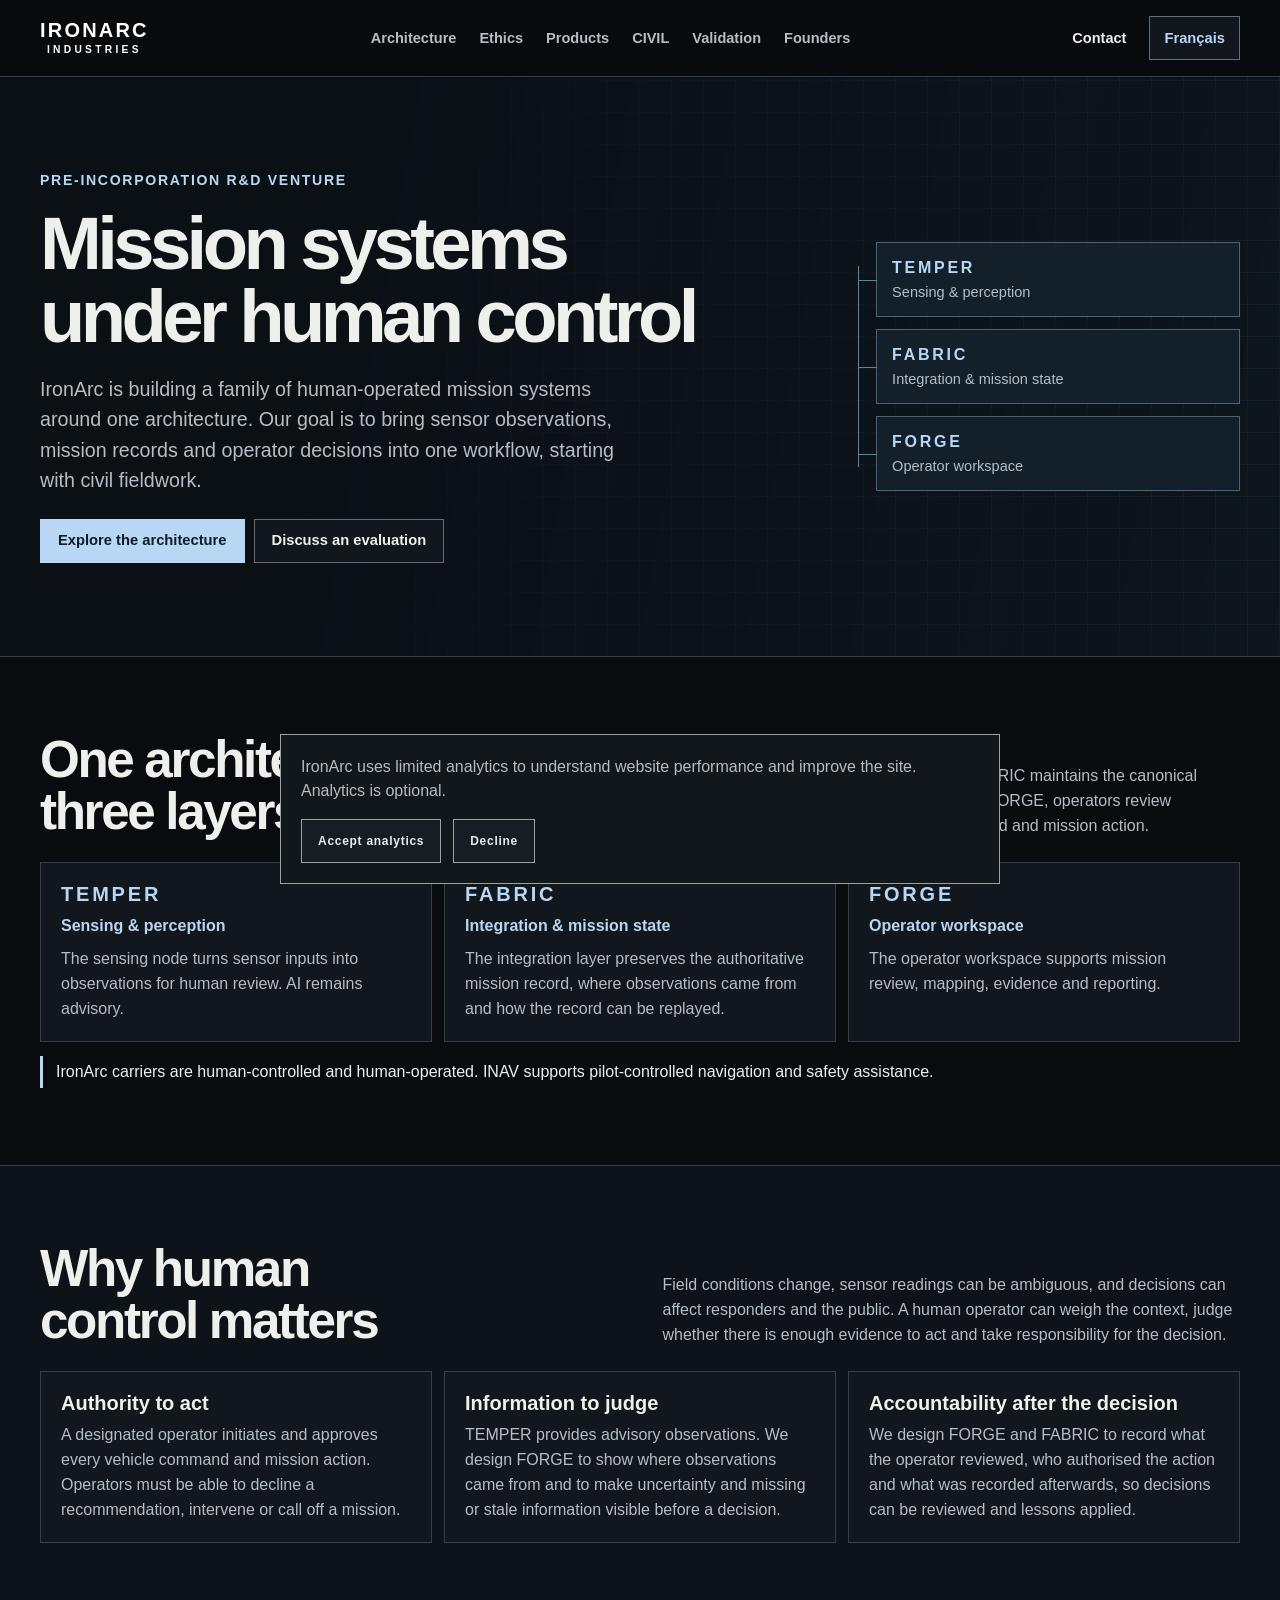
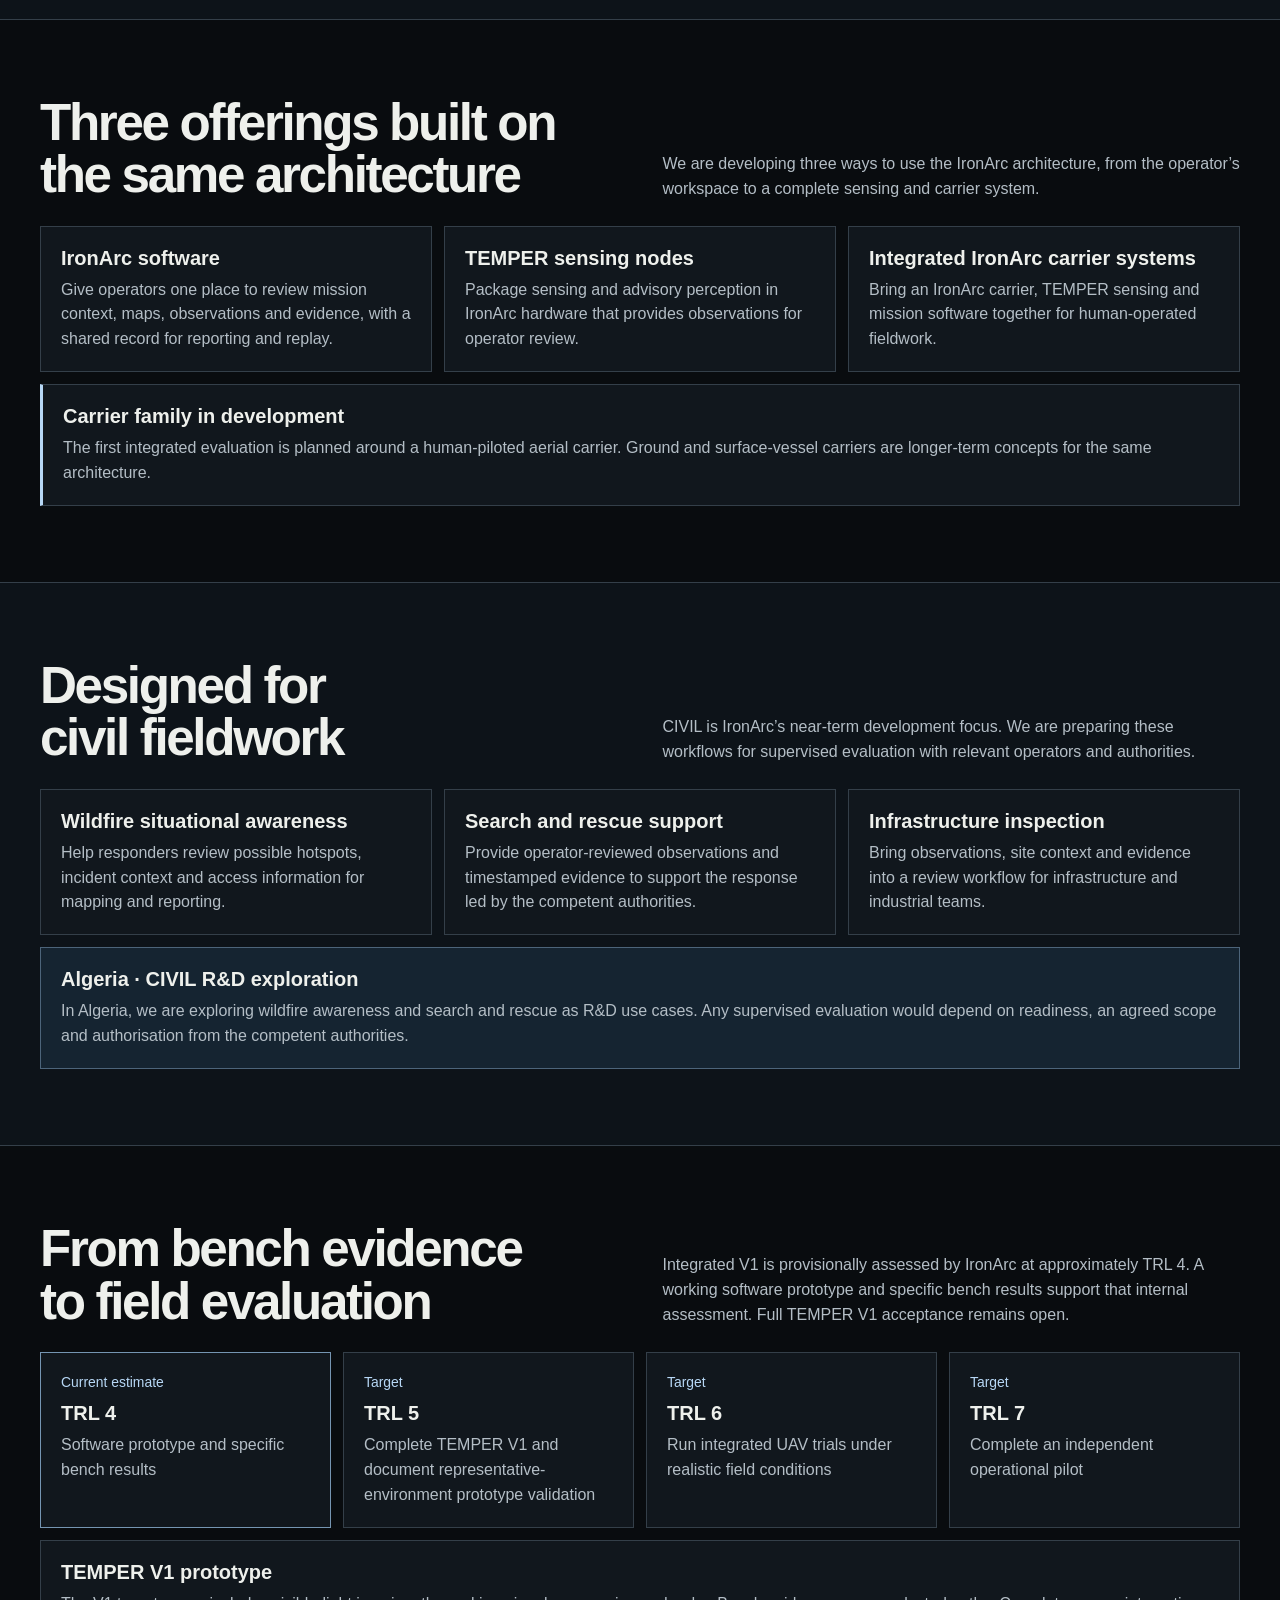
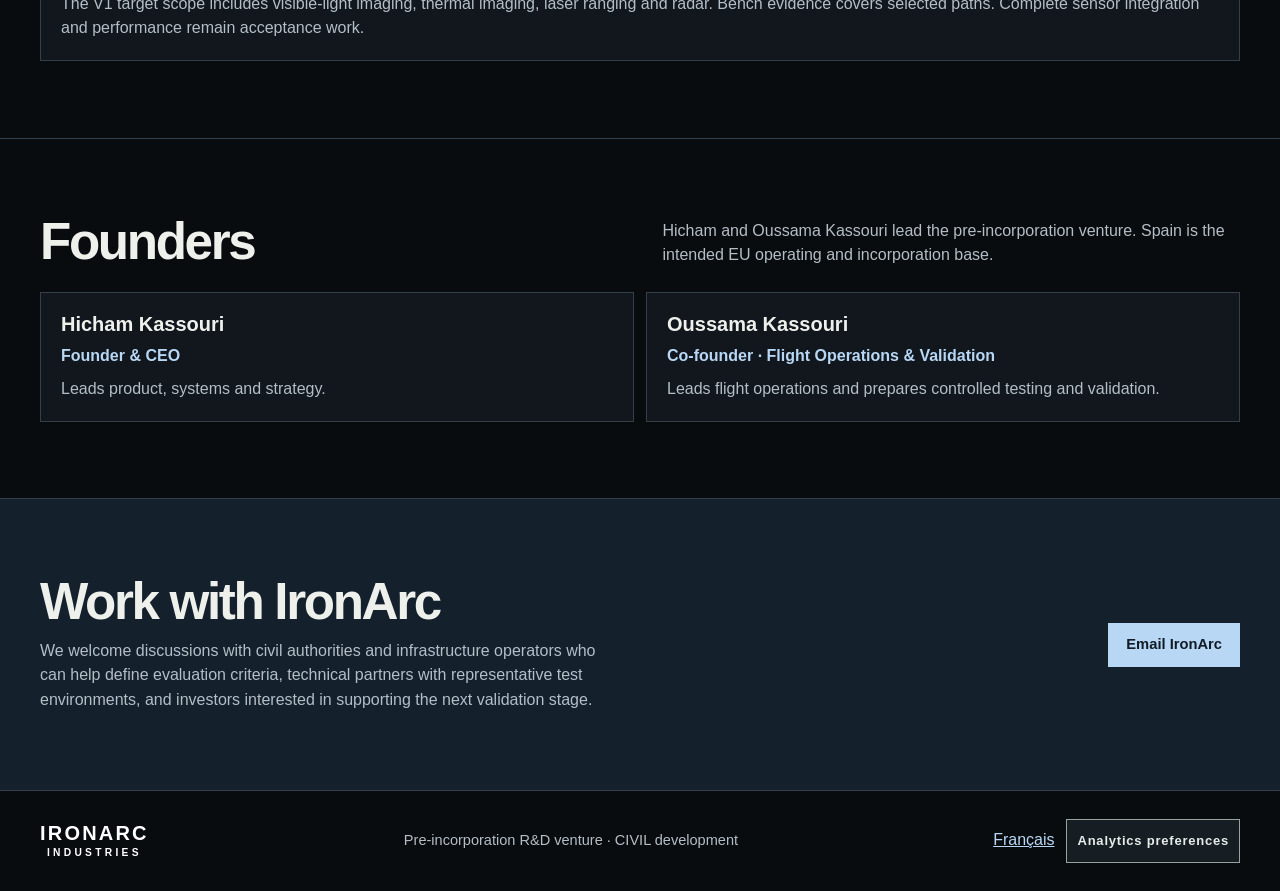
<file: index.html>
<!doctype html>
<html lang="en-GB">
<head>
  <meta charset="utf-8">
  <meta name="viewport" content="width=device-width, initial-scale=1">
  <title>IronArc Industries | Human-operated mission systems</title>
  <meta name="description" content="IronArc Industries is a pre-incorporation R&amp;D venture building software, sensing nodes and integrated carriers around one architecture for human-operated missions.">
  <meta name="theme-color" content="#090c0f">
  <link rel="canonical" href="https://ironarcindustries.uk/">
  <link rel="alternate" hreflang="en-GB" href="https://ironarcindustries.uk/">
  <link rel="alternate" hreflang="fr" href="https://ironarcindustries.uk/fr/">
  <link rel="alternate" hreflang="x-default" href="https://ironarcindustries.uk/">
  <link rel="icon" href="/favicon-32.png" type="image/png" sizes="32x32">
  <link rel="apple-touch-icon" href="/apple-touch-icon.png">
  <link rel="manifest" href="/site.webmanifest">
  <link rel="stylesheet" href="/ironarc.css">
  <meta property="og:type" content="website">
  <meta property="og:site_name" content="IronArc Industries">
  <meta property="og:locale" content="en_GB">
  <meta property="og:locale:alternate" content="fr_FR">
  <meta property="og:url" content="https://ironarcindustries.uk/">
  <meta property="og:title" content="IronArc Industries | Human-operated mission systems">
  <meta property="og:description" content="IronArc Industries is a pre-incorporation R&amp;D venture building software, sensing nodes and integrated carriers around one architecture for human-operated missions.">
  <meta property="og:image" content="https://ironarcindustries.uk/ironarc-social-preview.png">
  <meta property="og:image:width" content="1200">
  <meta property="og:image:height" content="630">
  <meta property="og:image:alt" content="IronArc Industries wordmark with FORGE, TEMPER and FABRIC">
  <meta name="twitter:card" content="summary_large_image">
  <meta name="twitter:title" content="IronArc Industries | Human-operated mission systems">
  <meta name="twitter:description" content="IronArc Industries is a pre-incorporation R&amp;D venture building software, sensing nodes and integrated carriers around one architecture for human-operated missions.">
  <meta name="twitter:image" content="https://ironarcindustries.uk/ironarc-social-preview.png">
  <meta name="twitter:image:alt" content="IronArc Industries wordmark with FORGE, TEMPER and FABRIC">
  <script type="application/ld+json">{
  "@context": "https://schema.org",
  "@type": "WebPage",
  "@id": "https://ironarcindustries.uk/#webpage",
  "name": "IronArc Industries | Human-operated mission systems",
  "url": "https://ironarcindustries.uk/",
  "inLanguage": "en-GB",
  "description": "IronArc Industries is a pre-incorporation R&D venture building software, sensing nodes and integrated carriers around one architecture for human-operated missions.",
  "publisher": {
    "@type": "Organization",
    "@id": "https://ironarcindustries.uk/#organization",
    "name": "IronArc Industries",
    "url": "https://ironarcindustries.uk/",
    "email": "contact@ironarcindustries.uk"
  }
}</script>
  <script src="/ironarc-consent.js" defer></script>
</head>
<body>
  <a class="skip" href="#top">Skip to content</a>
  <header class="site-header">
    <div class="wrap topbar">
      <a class="wordmark" href="#top" aria-label="IronArc Industries"><span>IRONARC</span><small>INDUSTRIES</small></a>
      <nav class="nav" aria-label="Main navigation"><a href="#architecture">Architecture</a><a href="#ethics">Ethics</a><a href="#products">Products</a><a href="#profiles">CIVIL</a><a href="#proof">Validation</a><a href="#team">Founders</a></nav>
      <div class="top-actions">
        <a class="contact-nav" href="#contact">Contact</a>
        <a class="language" href="/fr/" lang="fr" hreflang="fr" aria-label="Lire le site en français">Français</a>
      </div>
    </div>
  </header>
  <main id="top" tabindex="-1">
    <section id="thesis" class="hero" aria-labelledby="hero-title">
      <div class="wrap hero-grid">
        <div>
          <p class="eyebrow">Pre-incorporation R&amp;D venture</p>
          <h1 id="hero-title">Mission systems under human control</h1>
          <p class="lede">IronArc is building a family of human-operated mission systems around one architecture. Our goal is to bring sensor observations, mission records and operator decisions into one workflow, starting with civil fieldwork.</p>
          <div class="actions">
            <a class="button primary" href="#architecture">Explore the architecture</a>
            <a class="button" href="#contact" data-analytics-event="partner_invest_click">Discuss an evaluation</a>
          </div>
        </div>
        <ol class="architecture-flow" aria-label="One architecture, three layers"><li><strong>TEMPER</strong><span>Sensing &amp; perception</span></li><li><strong>FABRIC</strong><span>Integration &amp; mission state</span></li><li><strong>FORGE</strong><span>Operator workspace</span></li></ol>
      </div>
    </section>
    <section id="architecture" class="section">
      <div class="wrap">
        <div class="section-head"><h2>One architecture, three layers</h2><p>TEMPER produces advisory observations. FABRIC maintains the canonical mission record and preserves provenance. In FORGE, operators review information and approve every vehicle command and mission action.</p></div>
        <div class="cards layers"><article class="panel"><h3>TEMPER</h3><p class="role">Sensing &amp; perception</p><p>The sensing node turns sensor inputs into observations for human review. AI remains advisory.</p></article><article class="panel"><h3>FABRIC</h3><p class="role">Integration &amp; mission state</p><p>The integration layer preserves the authoritative mission record, where observations came from and how the record can be replayed.</p></article><article class="panel"><h3>FORGE</h3><p class="role">Operator workspace</p><p>The operator workspace supports mission review, mapping, evidence and reporting.</p></article></div>
        <p class="note">IronArc carriers are human-controlled and human-operated. INAV supports pilot-controlled navigation and safety assistance.</p>
      </div>
    </section>
    <section id="ethics" class="section ethics">
      <div class="wrap">
        <div class="section-head"><h2>Why human control matters</h2><p>Field conditions change, sensor readings can be ambiguous, and decisions can affect responders and the public. A human operator can weigh the context, judge whether there is enough evidence to act and take responsibility for the decision.</p></div>
        <div class="cards"><article class="panel"><h3>Authority to act</h3><p>A designated operator initiates and approves every vehicle command and mission action. Operators must be able to decline a recommendation, intervene or call off a mission.</p></article><article class="panel"><h3>Information to judge</h3><p>TEMPER provides advisory observations. We design FORGE to show where observations came from and to make uncertainty and missing or stale information visible before a decision.</p></article><article class="panel"><h3>Accountability after the decision</h3><p>We design FORGE and FABRIC to record what the operator reviewed, who authorised the action and what was recorded afterwards, so decisions can be reviewed and lessons applied.</p></article></div>
      </div>
    </section>
    <section id="products" class="section products">
      <div class="wrap">
        <div class="section-head"><h2>Three offerings built on the same architecture</h2><p>We are developing three ways to use the IronArc architecture, from the operator’s workspace to a complete sensing and carrier system.</p></div>
        <div class="cards"><article class="panel"><h3>IronArc software</h3><p>Give operators one place to review mission context, maps, observations and evidence, with a shared record for reporting and replay.</p></article><article class="panel"><h3>TEMPER sensing nodes</h3><p>Package sensing and advisory perception in IronArc hardware that provides observations for operator review.</p></article><article class="panel"><h3>Integrated IronArc carrier systems</h3><p>Bring an IronArc carrier, TEMPER sensing and mission software together for human-operated fieldwork.</p></article></div>
        <article class="panel carrier-direction"><h3>Carrier family in development</h3><p>The first integrated evaluation is planned around a human-piloted aerial carrier. Ground and surface-vessel carriers are longer-term concepts for the same architecture.</p></article>
      </div>
    </section>
    <section id="profiles" class="section civil">
      <div class="wrap">
        <div class="section-head"><h2>Designed for civil fieldwork</h2><p>CIVIL is IronArc’s near-term development focus. We are preparing these workflows for supervised evaluation with relevant operators and authorities.</p></div>
        <div class="cards application-cards"><article class="panel"><h3>Wildfire situational awareness</h3><p>Help responders review possible hotspots, incident context and access information for mapping and reporting.</p></article><article class="panel"><h3>Search and rescue support</h3><p>Provide operator-reviewed observations and timestamped evidence to support the response led by the competent authorities.</p></article><article class="panel"><h3>Infrastructure inspection</h3><p>Bring observations, site context and evidence into a review workflow for infrastructure and industrial teams.</p></article></div>
        <article class="panel algeria"><h3>Algeria · CIVIL R&amp;D exploration</h3><p>In Algeria, we are exploring wildfire awareness and search and rescue as R&amp;D use cases. Any supervised evaluation would depend on readiness, an agreed scope and authorisation from the competent authorities.</p></article>
      </div>
    </section>
    <section id="proof" class="section">
      <div class="wrap">
        <div class="section-head"><h2>From bench evidence to field evaluation</h2><p>Integrated V1 is provisionally assessed by IronArc at approximately TRL 4. A working software prototype and specific bench results support that internal assessment. Full TEMPER V1 acceptance remains open.</p></div>
        <ol class="gates" aria-label="Validation roadmap"><li><span class="gate-status">Current estimate</span><h3>TRL 4</h3><p>Software prototype and specific bench results</p></li><li><span class="gate-status">Target</span><h3>TRL 5</h3><p>Complete TEMPER V1 and document representative-environment prototype validation</p></li><li><span class="gate-status">Target</span><h3>TRL 6</h3><p>Run integrated UAV trials under realistic field conditions</p></li><li><span class="gate-status">Target</span><h3>TRL 7</h3><p>Complete an independent operational pilot</p></li></ol>
        <article class="panel temper"><h3>TEMPER V1 prototype</h3><p>The V1 target scope includes visible-light imaging, thermal imaging, laser ranging and radar. Bench evidence covers selected paths. Complete sensor integration and performance remain acceptance work.</p></article>
      </div>
    </section>
    <section id="team" class="section">
      <div class="wrap">
        <div class="section-head"><h2>Founders</h2><p id="europe">Hicham and Oussama Kassouri lead the pre-incorporation venture. Spain is the intended EU operating and incorporation base.</p></div>
        <div class="split"><article class="panel"><h3>Hicham Kassouri</h3><p class="role">Founder &amp; CEO</p><p>Leads product, systems and strategy.</p></article><article class="panel"><h3>Oussama Kassouri</h3><p class="role">Co-founder · Flight Operations &amp; Validation</p><p>Leads flight operations and prepares controlled testing and validation.</p></article></div>
      </div>
    </section>
    <section id="contact" class="section contact">
      <div class="wrap contact-grid">
        <div><h2>Work with IronArc</h2><p>We welcome discussions with civil authorities and infrastructure operators who can help define evaluation criteria, technical partners with representative test environments, and investors interested in supporting the next validation stage.</p></div>
        <a class="button primary" href="mailto:contact@ironarcindustries.uk?subject=IronArc%20Industries%20enquiry" data-analytics-event="contact_click">Email IronArc</a>
      </div>
    </section>
  </main>
  <footer><div class="wrap footer">
    <a class="wordmark" href="#top" aria-label="IronArc Industries"><span>IRONARC</span><small>INDUSTRIES</small></a>
    <p>Pre-incorporation R&amp;D venture · CIVIL development</p>
    <div class="footer-utility" id="footer-utility"><a href="/fr/" lang="fr" hreflang="fr" aria-label="Lire le site en français">Français</a></div>
  </div></footer>
</body>
</html>
</file>
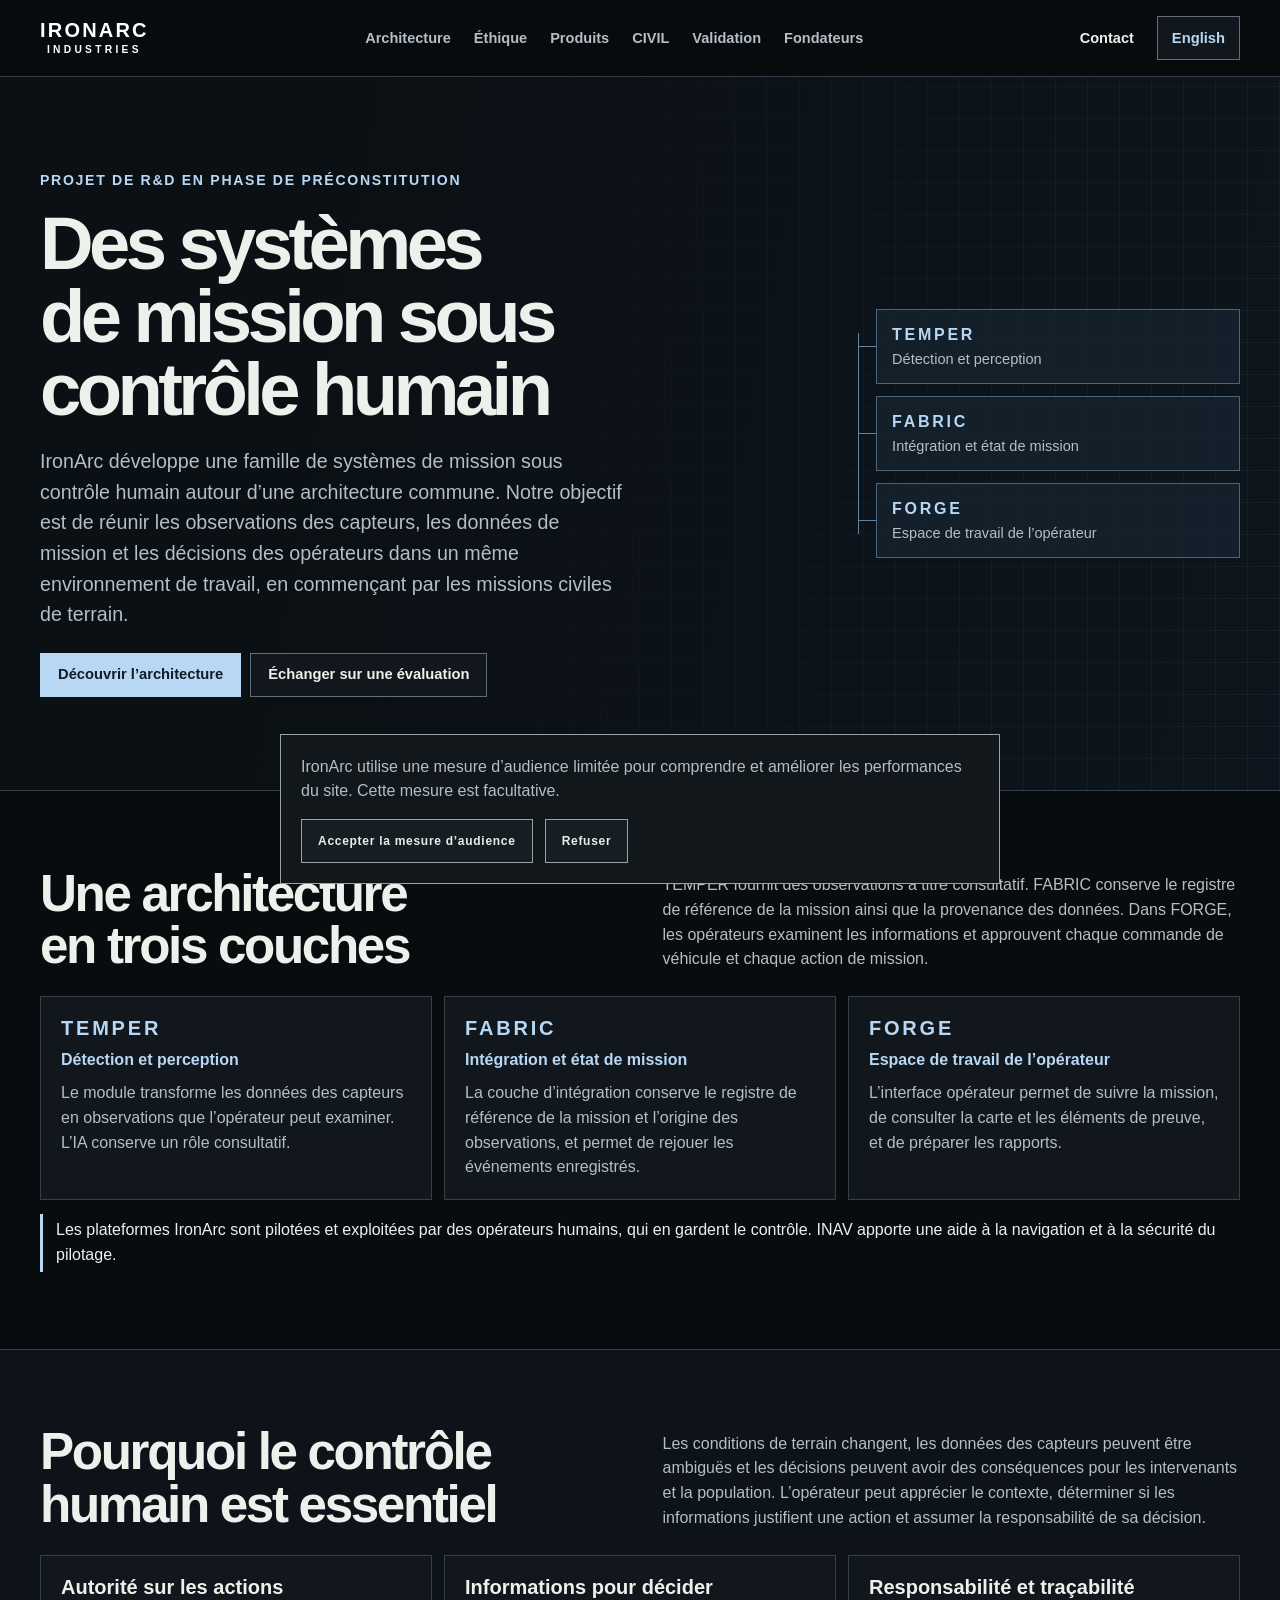
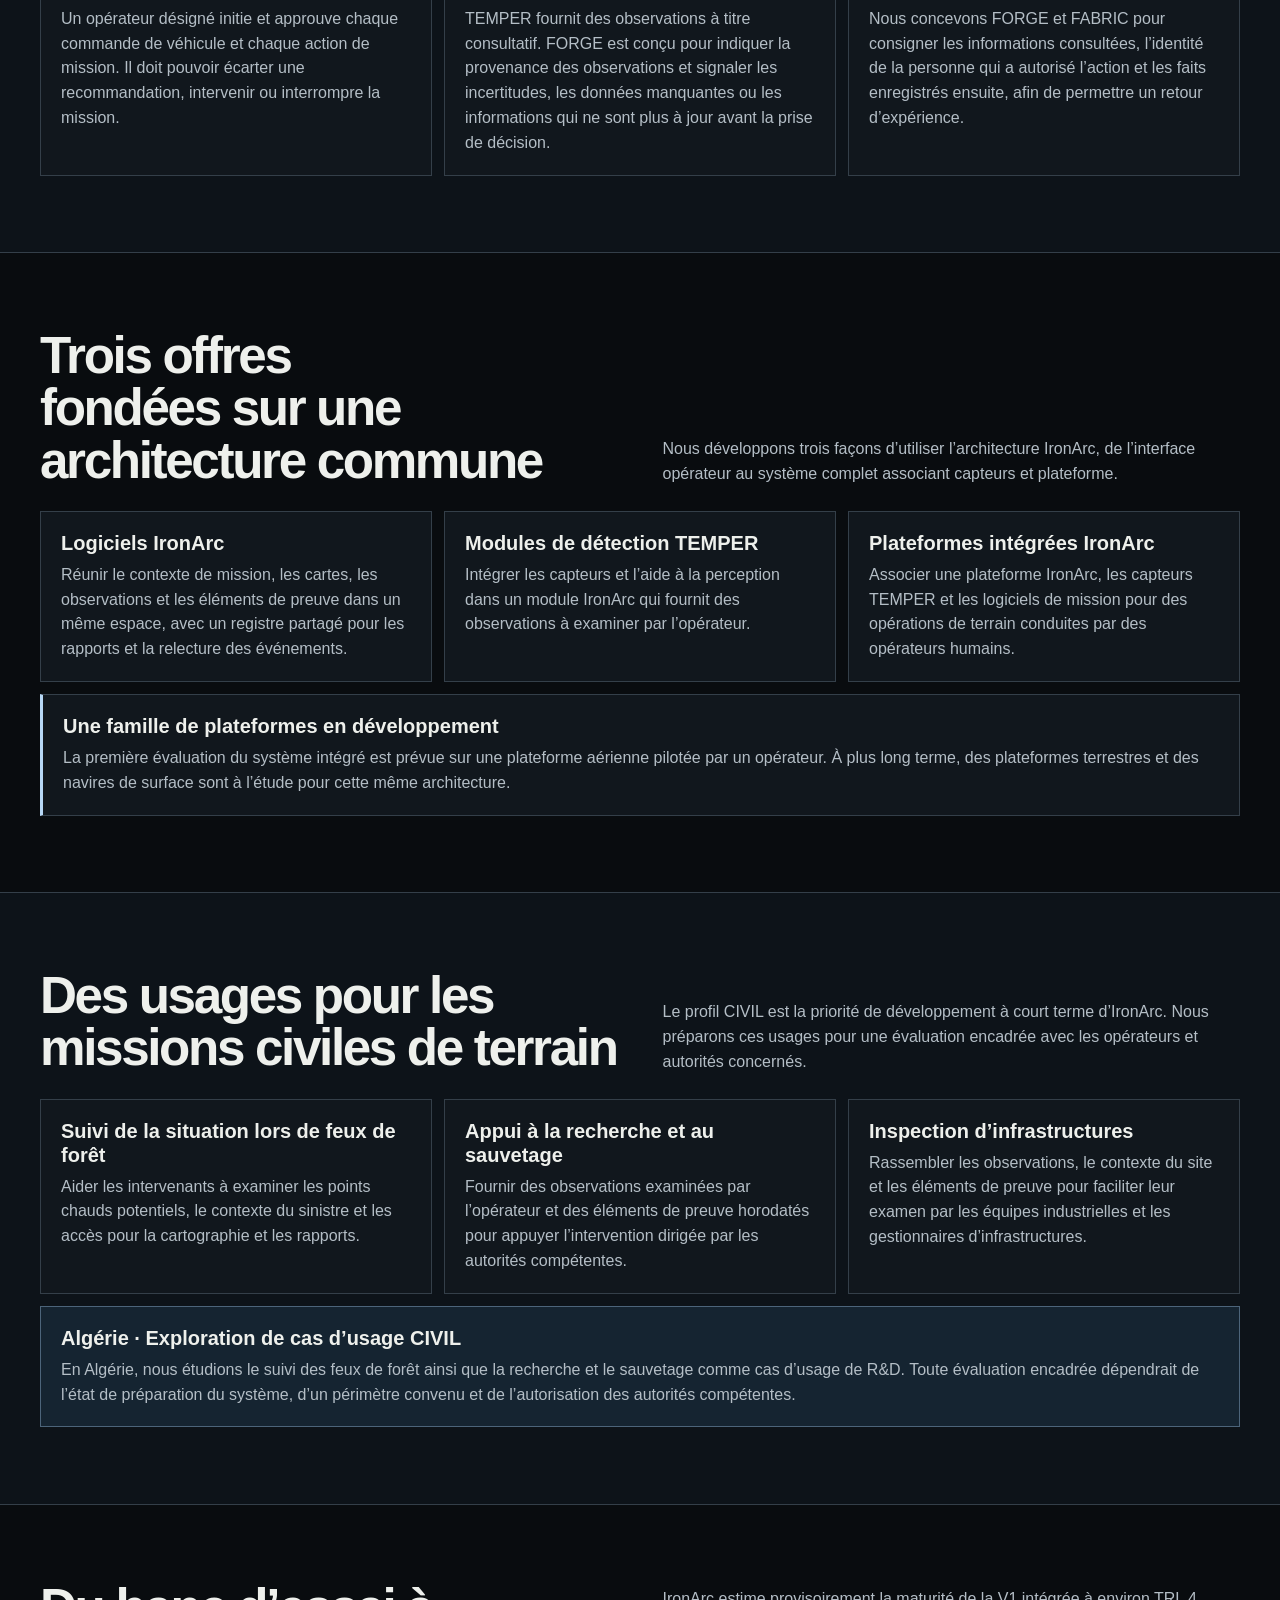
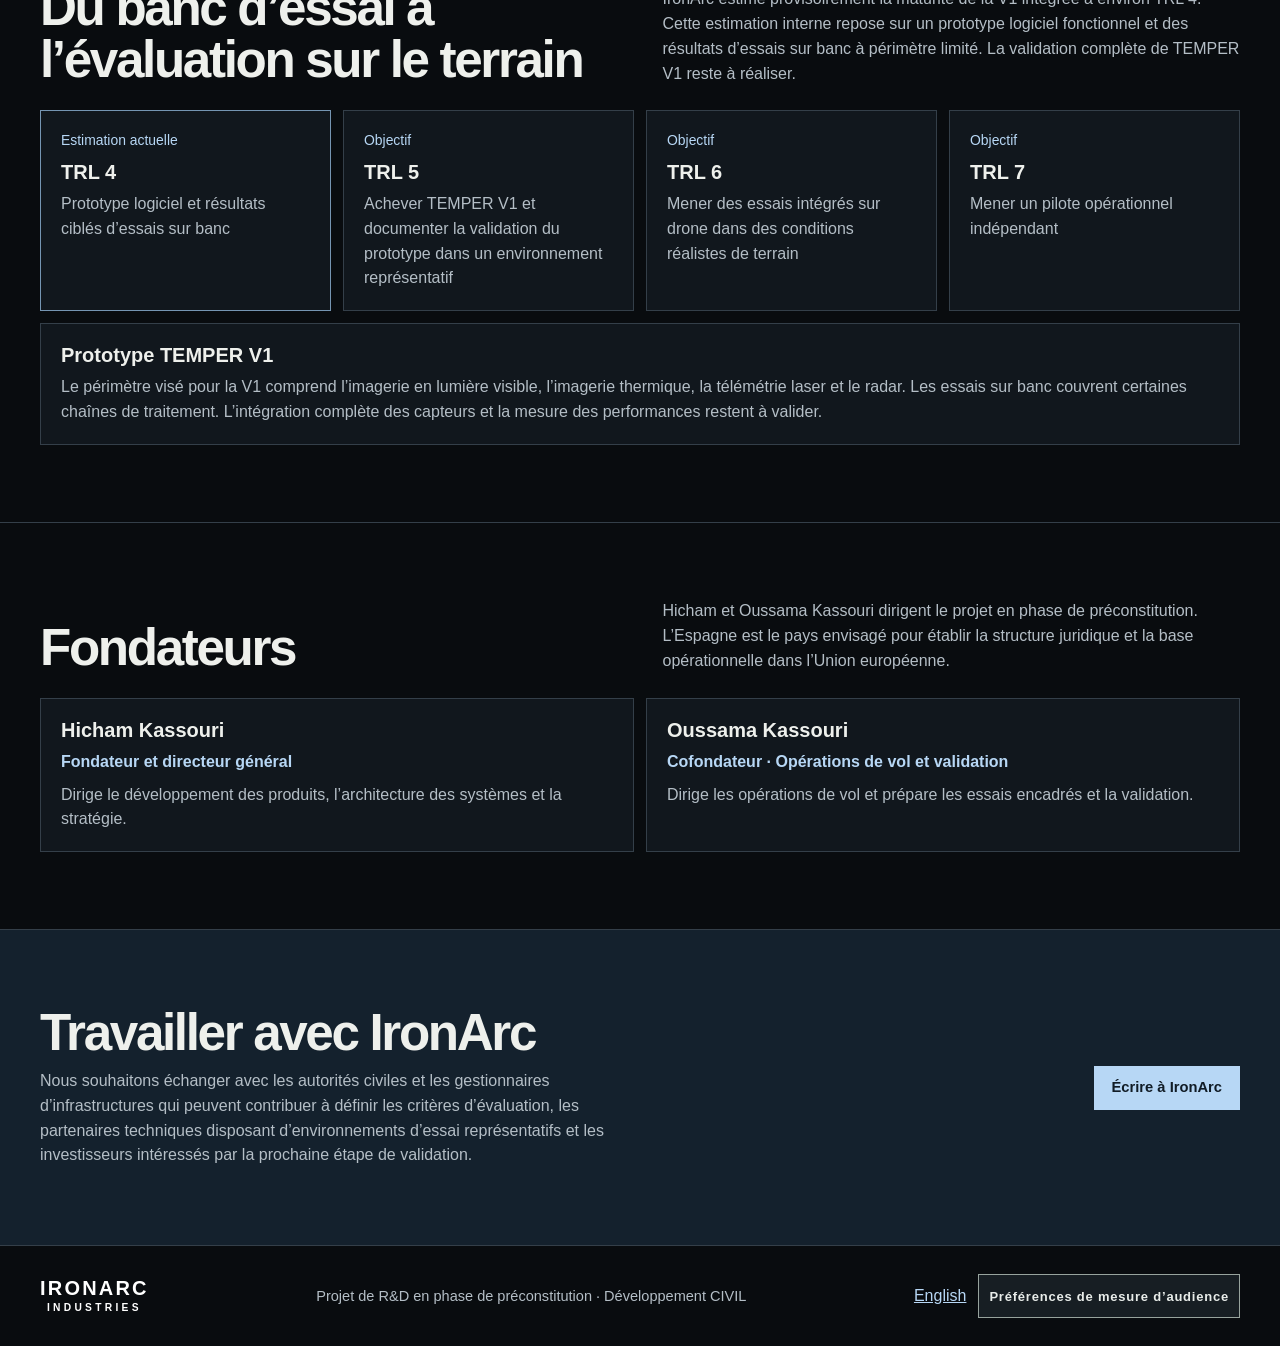
<file: fr/index.html>
<!doctype html>
<html lang="fr">
<head>
  <meta charset="utf-8">
  <meta name="viewport" content="width=device-width, initial-scale=1">
  <title>IronArc Industries | Systèmes de mission sous contrôle humain</title>
  <meta name="description" content="IronArc Industries est un projet de R&amp;D en phase de préconstitution qui développe des logiciels, des modules de détection et des plateformes intégrées autour d’une architecture commune pour les missions sous contrôle humain.">
  <meta name="theme-color" content="#090c0f">
  <link rel="canonical" href="https://ironarcindustries.uk/fr/">
  <link rel="alternate" hreflang="en-GB" href="https://ironarcindustries.uk/">
  <link rel="alternate" hreflang="fr" href="https://ironarcindustries.uk/fr/">
  <link rel="alternate" hreflang="x-default" href="https://ironarcindustries.uk/">
  <link rel="icon" href="/favicon-32.png" type="image/png" sizes="32x32">
  <link rel="apple-touch-icon" href="/apple-touch-icon.png">
  <link rel="manifest" href="/site.webmanifest">
  <link rel="stylesheet" href="/ironarc.css">
  <meta property="og:type" content="website">
  <meta property="og:site_name" content="IronArc Industries">
  <meta property="og:locale" content="fr_FR">
  <meta property="og:locale:alternate" content="en_GB">
  <meta property="og:url" content="https://ironarcindustries.uk/fr/">
  <meta property="og:title" content="IronArc Industries | Systèmes de mission sous contrôle humain">
  <meta property="og:description" content="IronArc Industries est un projet de R&amp;D en phase de préconstitution qui développe des logiciels, des modules de détection et des plateformes intégrées autour d’une architecture commune pour les missions sous contrôle humain.">
  <meta property="og:image" content="https://ironarcindustries.uk/ironarc-social-preview.png">
  <meta property="og:image:width" content="1200">
  <meta property="og:image:height" content="630">
  <meta property="og:image:alt" content="Logo IronArc Industries accompagné des noms FORGE, TEMPER et FABRIC">
  <meta name="twitter:card" content="summary_large_image">
  <meta name="twitter:title" content="IronArc Industries | Systèmes de mission sous contrôle humain">
  <meta name="twitter:description" content="IronArc Industries est un projet de R&amp;D en phase de préconstitution qui développe des logiciels, des modules de détection et des plateformes intégrées autour d’une architecture commune pour les missions sous contrôle humain.">
  <meta name="twitter:image" content="https://ironarcindustries.uk/ironarc-social-preview.png">
  <meta name="twitter:image:alt" content="Logo IronArc Industries accompagné des noms FORGE, TEMPER et FABRIC">
  <script type="application/ld+json">{
  "@context": "https://schema.org",
  "@type": "WebPage",
  "@id": "https://ironarcindustries.uk/fr/#webpage",
  "name": "IronArc Industries | Systèmes de mission sous contrôle humain",
  "url": "https://ironarcindustries.uk/fr/",
  "inLanguage": "fr",
  "description": "IronArc Industries est un projet de R&D en phase de préconstitution qui développe des logiciels, des modules de détection et des plateformes intégrées autour d’une architecture commune pour les missions sous contrôle humain.",
  "publisher": {
    "@type": "Organization",
    "@id": "https://ironarcindustries.uk/#organization",
    "name": "IronArc Industries",
    "url": "https://ironarcindustries.uk/",
    "email": "contact@ironarcindustries.uk"
  }
}</script>
  <script src="/ironarc-consent.js" defer></script>
</head>
<body>
  <a class="skip" href="#top">Aller au contenu</a>
  <header class="site-header">
    <div class="wrap topbar">
      <a class="wordmark" href="#top" aria-label="IronArc Industries"><span>IRONARC</span><small>INDUSTRIES</small></a>
      <nav class="nav" aria-label="Navigation principale"><a href="#architecture">Architecture</a><a href="#ethics">Éthique</a><a href="#products">Produits</a><a href="#profiles">CIVIL</a><a href="#proof">Validation</a><a href="#team">Fondateurs</a></nav>
      <div class="top-actions">
        <a class="contact-nav" href="#contact">Contact</a>
        <a class="language" href="/" lang="en-GB" hreflang="en-GB" aria-label="Read the site in English">English</a>
      </div>
    </div>
  </header>
  <main id="top" tabindex="-1">
    <section id="thesis" class="hero" aria-labelledby="hero-title">
      <div class="wrap hero-grid">
        <div>
          <p class="eyebrow">Projet de R&amp;D en phase de préconstitution</p>
          <h1 id="hero-title">Des systèmes de mission sous contrôle humain</h1>
          <p class="lede">IronArc développe une famille de systèmes de mission sous contrôle humain autour d’une architecture commune. Notre objectif est de réunir les observations des capteurs, les données de mission et les décisions des opérateurs dans un même environnement de travail, en commençant par les missions civiles de terrain.</p>
          <div class="actions">
            <a class="button primary" href="#architecture">Découvrir l’architecture</a>
            <a class="button" href="#contact" data-analytics-event="partner_invest_click">Échanger sur une évaluation</a>
          </div>
        </div>
        <ol class="architecture-flow" aria-label="Une architecture en trois couches"><li><strong>TEMPER</strong><span>Détection et perception</span></li><li><strong>FABRIC</strong><span>Intégration et état de mission</span></li><li><strong>FORGE</strong><span>Espace de travail de l’opérateur</span></li></ol>
      </div>
    </section>
    <section id="architecture" class="section">
      <div class="wrap">
        <div class="section-head"><h2>Une architecture en trois couches</h2><p>TEMPER fournit des observations à titre consultatif. FABRIC conserve le registre de référence de la mission ainsi que la provenance des données. Dans FORGE, les opérateurs examinent les informations et approuvent chaque commande de véhicule et chaque action de mission.</p></div>
        <div class="cards layers"><article class="panel"><h3>TEMPER</h3><p class="role">Détection et perception</p><p>Le module transforme les données des capteurs en observations que l’opérateur peut examiner. L’IA conserve un rôle consultatif.</p></article><article class="panel"><h3>FABRIC</h3><p class="role">Intégration et état de mission</p><p>La couche d’intégration conserve le registre de référence de la mission et l’origine des observations, et permet de rejouer les événements enregistrés.</p></article><article class="panel"><h3>FORGE</h3><p class="role">Espace de travail de l’opérateur</p><p>L’interface opérateur permet de suivre la mission, de consulter la carte et les éléments de preuve, et de préparer les rapports.</p></article></div>
        <p class="note">Les plateformes IronArc sont pilotées et exploitées par des opérateurs humains, qui en gardent le contrôle. INAV apporte une aide à la navigation et à la sécurité du pilotage.</p>
      </div>
    </section>
    <section id="ethics" class="section ethics">
      <div class="wrap">
        <div class="section-head"><h2>Pourquoi le contrôle humain est essentiel</h2><p>Les conditions de terrain changent, les données des capteurs peuvent être ambiguës et les décisions peuvent avoir des conséquences pour les intervenants et la population. L’opérateur peut apprécier le contexte, déterminer si les informations justifient une action et assumer la responsabilité de sa décision.</p></div>
        <div class="cards"><article class="panel"><h3>Autorité sur les actions</h3><p>Un opérateur désigné initie et approuve chaque commande de véhicule et chaque action de mission. Il doit pouvoir écarter une recommandation, intervenir ou interrompre la mission.</p></article><article class="panel"><h3>Informations pour décider</h3><p>TEMPER fournit des observations à titre consultatif. FORGE est conçu pour indiquer la provenance des observations et signaler les incertitudes, les données manquantes ou les informations qui ne sont plus à jour avant la prise de décision.</p></article><article class="panel"><h3>Responsabilité et traçabilité</h3><p>Nous concevons FORGE et FABRIC pour consigner les informations consultées, l’identité de la personne qui a autorisé l’action et les faits enregistrés ensuite, afin de permettre un retour d’expérience.</p></article></div>
      </div>
    </section>
    <section id="products" class="section products">
      <div class="wrap">
        <div class="section-head"><h2>Trois offres fondées sur une architecture commune</h2><p>Nous développons trois façons d’utiliser l’architecture IronArc, de l’interface opérateur au système complet associant capteurs et plateforme.</p></div>
        <div class="cards"><article class="panel"><h3>Logiciels IronArc</h3><p>Réunir le contexte de mission, les cartes, les observations et les éléments de preuve dans un même espace, avec un registre partagé pour les rapports et la relecture des événements.</p></article><article class="panel"><h3>Modules de détection TEMPER</h3><p>Intégrer les capteurs et l’aide à la perception dans un module IronArc qui fournit des observations à examiner par l’opérateur.</p></article><article class="panel"><h3>Plateformes intégrées IronArc</h3><p>Associer une plateforme IronArc, les capteurs TEMPER et les logiciels de mission pour des opérations de terrain conduites par des opérateurs humains.</p></article></div>
        <article class="panel carrier-direction"><h3>Une famille de plateformes en développement</h3><p>La première évaluation du système intégré est prévue sur une plateforme aérienne pilotée par un opérateur. À plus long terme, des plateformes terrestres et des navires de surface sont à l’étude pour cette même architecture.</p></article>
      </div>
    </section>
    <section id="profiles" class="section civil">
      <div class="wrap">
        <div class="section-head"><h2>Des usages pour les missions civiles de terrain</h2><p>Le profil CIVIL est la priorité de développement à court terme d’IronArc. Nous préparons ces usages pour une évaluation encadrée avec les opérateurs et autorités concernés.</p></div>
        <div class="cards application-cards"><article class="panel"><h3>Suivi de la situation lors de feux de forêt</h3><p>Aider les intervenants à examiner les points chauds potentiels, le contexte du sinistre et les accès pour la cartographie et les rapports.</p></article><article class="panel"><h3>Appui à la recherche et au sauvetage</h3><p>Fournir des observations examinées par l’opérateur et des éléments de preuve horodatés pour appuyer l’intervention dirigée par les autorités compétentes.</p></article><article class="panel"><h3>Inspection d’infrastructures</h3><p>Rassembler les observations, le contexte du site et les éléments de preuve pour faciliter leur examen par les équipes industrielles et les gestionnaires d’infrastructures.</p></article></div>
        <article class="panel algeria"><h3>Algérie · Exploration de cas d’usage CIVIL</h3><p>En Algérie, nous étudions le suivi des feux de forêt ainsi que la recherche et le sauvetage comme cas d’usage de R&amp;D. Toute évaluation encadrée dépendrait de l’état de préparation du système, d’un périmètre convenu et de l’autorisation des autorités compétentes.</p></article>
      </div>
    </section>
    <section id="proof" class="section">
      <div class="wrap">
        <div class="section-head"><h2>Du banc d’essai à l’évaluation sur le terrain</h2><p>IronArc estime provisoirement la maturité de la V1 intégrée à environ TRL 4. Cette estimation interne repose sur un prototype logiciel fonctionnel et des résultats d’essais sur banc à périmètre limité. La validation complète de TEMPER V1 reste à réaliser.</p></div>
        <ol class="gates" aria-label="Étapes de validation"><li><span class="gate-status">Estimation actuelle</span><h3>TRL 4</h3><p>Prototype logiciel et résultats ciblés d’essais sur banc</p></li><li><span class="gate-status">Objectif</span><h3>TRL 5</h3><p>Achever TEMPER V1 et documenter la validation du prototype dans un environnement représentatif</p></li><li><span class="gate-status">Objectif</span><h3>TRL 6</h3><p>Mener des essais intégrés sur drone dans des conditions réalistes de terrain</p></li><li><span class="gate-status">Objectif</span><h3>TRL 7</h3><p>Mener un pilote opérationnel indépendant</p></li></ol>
        <article class="panel temper"><h3>Prototype TEMPER V1</h3><p>Le périmètre visé pour la V1 comprend l’imagerie en lumière visible, l’imagerie thermique, la télémétrie laser et le radar. Les essais sur banc couvrent certaines chaînes de traitement. L’intégration complète des capteurs et la mesure des performances restent à valider.</p></article>
      </div>
    </section>
    <section id="team" class="section">
      <div class="wrap">
        <div class="section-head"><h2>Fondateurs</h2><p id="europe">Hicham et Oussama Kassouri dirigent le projet en phase de préconstitution. L’Espagne est le pays envisagé pour établir la structure juridique et la base opérationnelle dans l’Union européenne.</p></div>
        <div class="split"><article class="panel"><h3>Hicham Kassouri</h3><p class="role">Fondateur et directeur général</p><p>Dirige le développement des produits, l’architecture des systèmes et la stratégie.</p></article><article class="panel"><h3>Oussama Kassouri</h3><p class="role">Cofondateur · Opérations de vol et validation</p><p>Dirige les opérations de vol et prépare les essais encadrés et la validation.</p></article></div>
      </div>
    </section>
    <section id="contact" class="section contact">
      <div class="wrap contact-grid">
        <div><h2>Travailler avec IronArc</h2><p>Nous souhaitons échanger avec les autorités civiles et les gestionnaires d’infrastructures qui peuvent contribuer à définir les critères d’évaluation, les partenaires techniques disposant d’environnements d’essai représentatifs et les investisseurs intéressés par la prochaine étape de validation.</p></div>
        <a class="button primary" href="mailto:contact@ironarcindustries.uk?subject=Demande%20d%E2%80%99informations%20%E2%80%94%20IronArc%20Industries" data-analytics-event="contact_click">Écrire à IronArc</a>
      </div>
    </section>
  </main>
  <footer><div class="wrap footer">
    <a class="wordmark" href="#top" aria-label="IronArc Industries"><span>IRONARC</span><small>INDUSTRIES</small></a>
    <p>Projet de R&amp;D en phase de préconstitution · Développement CIVIL</p>
    <div class="footer-utility" id="footer-utility"><a href="/" lang="en-GB" hreflang="en-GB" aria-label="Read the site in English">English</a></div>
  </div></footer>
</body>
</html>
</file>
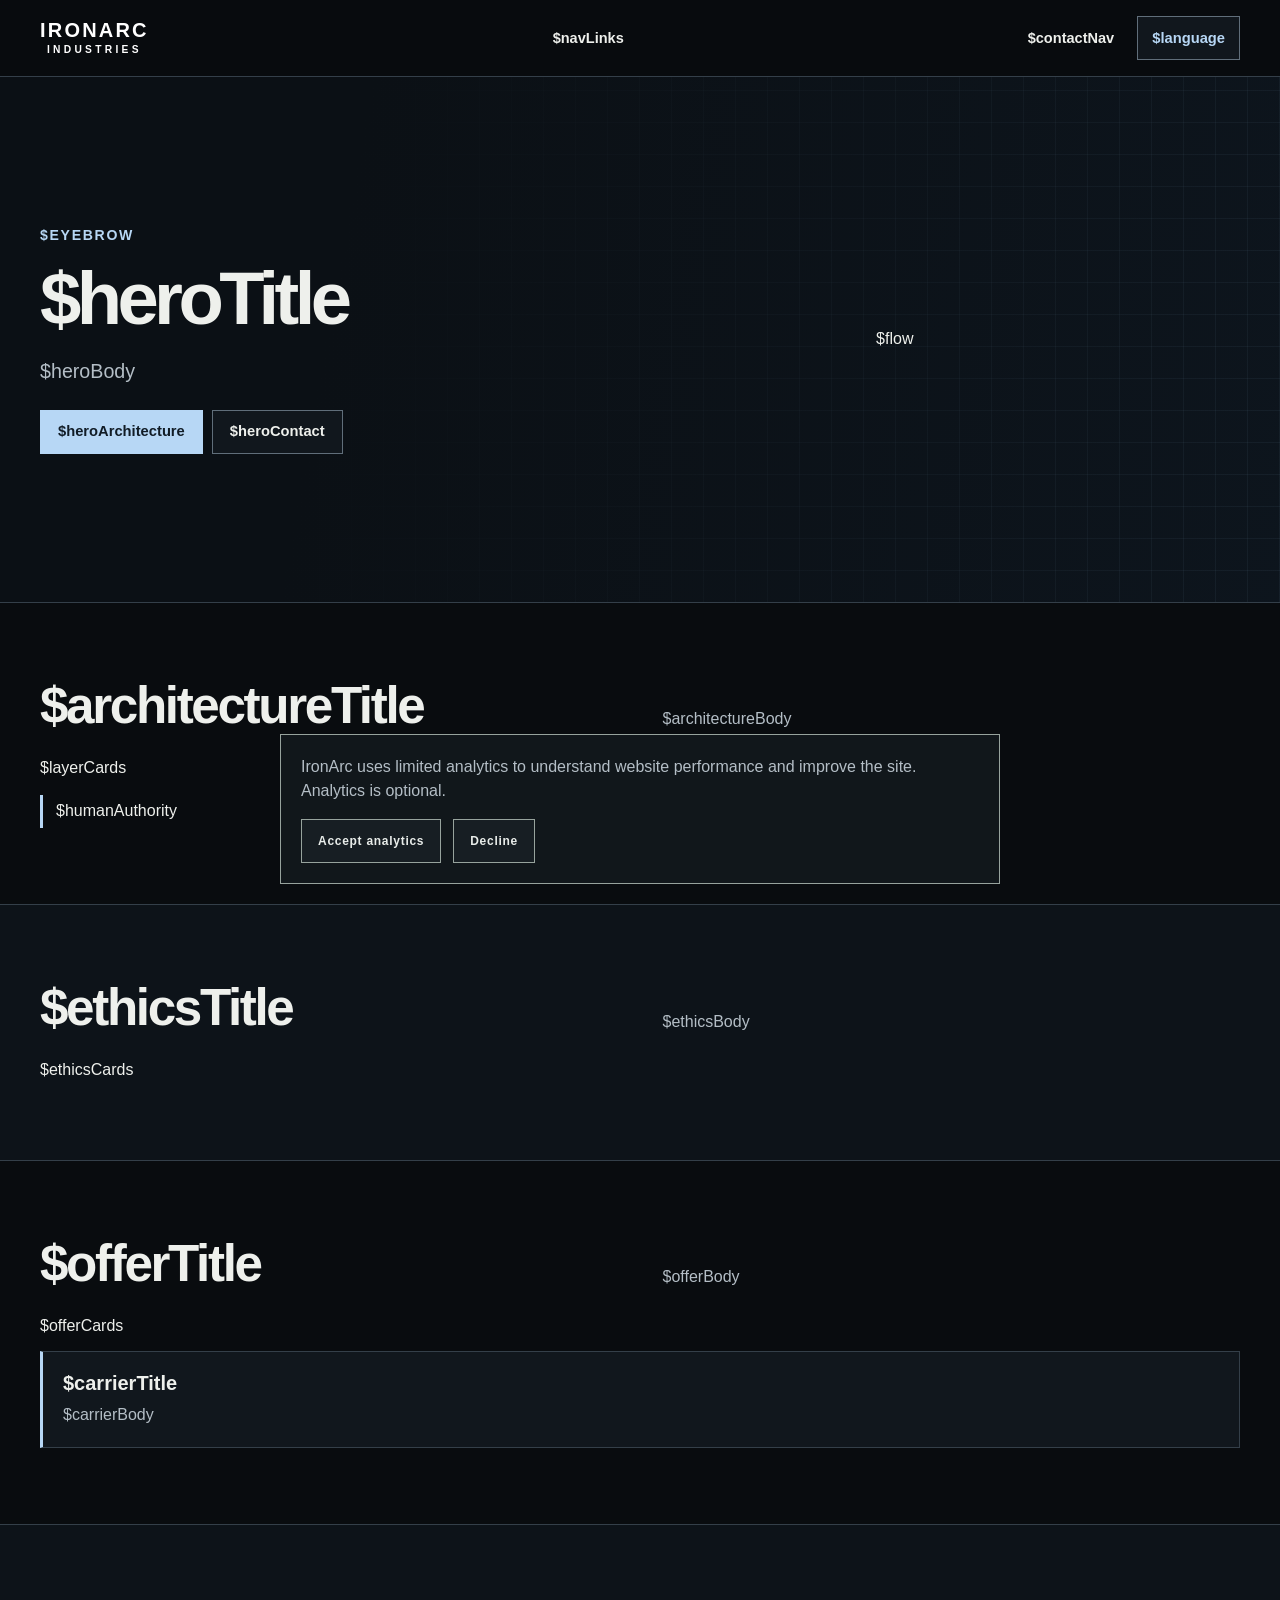
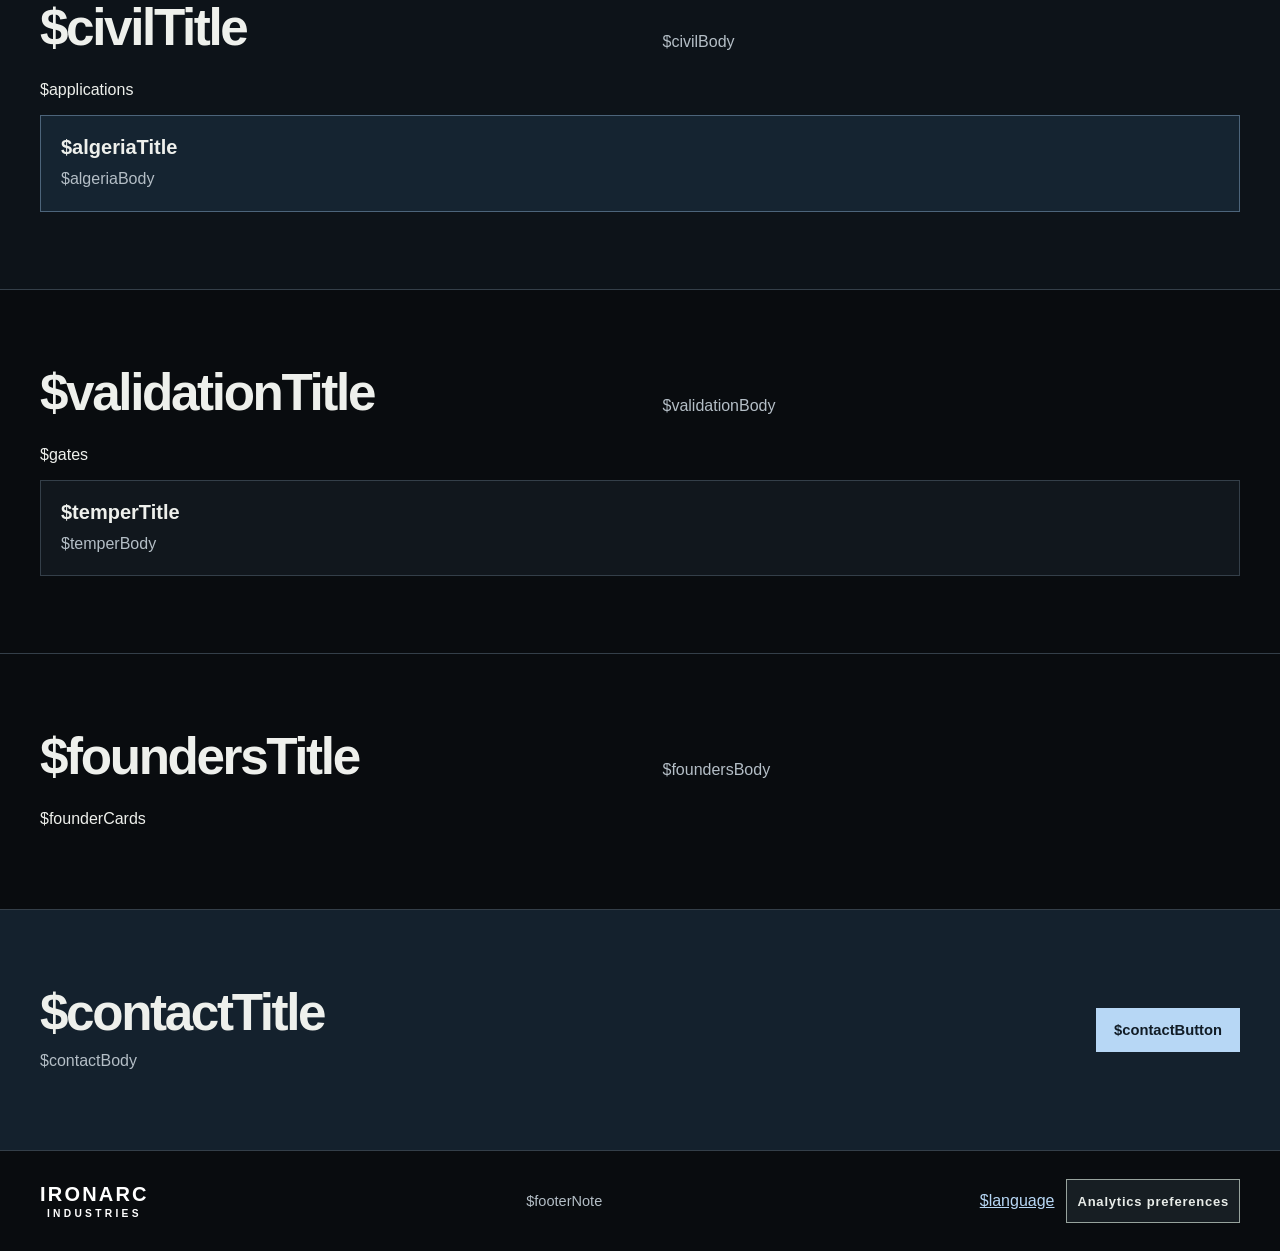
<file: site-source/page.html>
<!doctype html>
<html lang="$lang">
<head>
  <meta charset="utf-8">
  <meta name="viewport" content="width=device-width, initial-scale=1">
  <title>$title</title>
  <meta name="description" content="$description">
  <meta name="theme-color" content="#090c0f">
  <link rel="canonical" href="$canonical">
  <link rel="alternate" hreflang="en-GB" href="https://ironarcindustries.uk/">
  <link rel="alternate" hreflang="fr" href="https://ironarcindustries.uk/fr/">
  <link rel="alternate" hreflang="x-default" href="https://ironarcindustries.uk/">
  <link rel="icon" href="/favicon-32.png" type="image/png" sizes="32x32">
  <link rel="apple-touch-icon" href="/apple-touch-icon.png">
  <link rel="manifest" href="/site.webmanifest">
  <link rel="stylesheet" href="/ironarc.css">
  <meta property="og:type" content="website">
  <meta property="og:site_name" content="IronArc Industries">
  <meta property="og:locale" content="$locale">
  <meta property="og:locale:alternate" content="$alternateLocale">
  <meta property="og:url" content="$canonical">
  <meta property="og:title" content="$title">
  <meta property="og:description" content="$description">
  <meta property="og:image" content="https://ironarcindustries.uk/ironarc-social-preview.png">
  <meta property="og:image:width" content="1200">
  <meta property="og:image:height" content="630">
  <meta property="og:image:alt" content="$imageAlt">
  <meta name="twitter:card" content="summary_large_image">
  <meta name="twitter:title" content="$title">
  <meta name="twitter:description" content="$description">
  <meta name="twitter:image" content="https://ironarcindustries.uk/ironarc-social-preview.png">
  <meta name="twitter:image:alt" content="$imageAlt">
  <script type="application/ld+json">$jsonld</script>
  <script src="/ironarc-consent.js" defer></script>
</head>
<body>
  <a class="skip" href="#top">$skip</a>
  <header class="site-header">
    <div class="wrap topbar">
      <a class="wordmark" href="#top" aria-label="IronArc Industries"><span>IRONARC</span><small>INDUSTRIES</small></a>
      <nav class="nav" aria-label="$navLabel">$navLinks</nav>
      <div class="top-actions">
        <a class="contact-nav" href="#contact">$contactNav</a>
        <a class="language" href="$alternatePath" lang="$alternateLang" hreflang="$alternateLang" aria-label="$alternateLabel">$language</a>
      </div>
    </div>
  </header>
  <main id="top" tabindex="-1">
    <section id="thesis" class="hero" aria-labelledby="hero-title">
      <div class="wrap hero-grid">
        <div>
          <p class="eyebrow">$eyebrow</p>
          <h1 id="hero-title">$heroTitle</h1>
          <p class="lede">$heroBody</p>
          <div class="actions">
            <a class="button primary" href="#architecture">$heroArchitecture</a>
            <a class="button" href="#contact" data-analytics-event="partner_invest_click">$heroContact</a>
          </div>
        </div>
        <ol class="architecture-flow" aria-label="$architectureTitle">$flow</ol>
      </div>
    </section>
    <section id="architecture" class="section">
      <div class="wrap">
        <div class="section-head"><h2>$architectureTitle</h2><p>$architectureBody</p></div>
        <div class="cards layers">$layerCards</div>
        <p class="note">$humanAuthority</p>
      </div>
    </section>
    <section id="ethics" class="section ethics">
      <div class="wrap">
        <div class="section-head"><h2>$ethicsTitle</h2><p>$ethicsBody</p></div>
        <div class="cards">$ethicsCards</div>
      </div>
    </section>
    <section id="products" class="section products">
      <div class="wrap">
        <div class="section-head"><h2>$offerTitle</h2><p>$offerBody</p></div>
        <div class="cards">$offerCards</div>
        <article class="panel carrier-direction"><h3>$carrierTitle</h3><p>$carrierBody</p></article>
      </div>
    </section>
    <section id="profiles" class="section civil">
      <div class="wrap">
        <div class="section-head"><h2>$civilTitle</h2><p>$civilBody</p></div>
        <div class="cards application-cards">$applications</div>
        <article class="panel algeria"><h3>$algeriaTitle</h3><p>$algeriaBody</p></article>
      </div>
    </section>
    <section id="proof" class="section">
      <div class="wrap">
        <div class="section-head"><h2>$validationTitle</h2><p>$validationBody</p></div>
        <ol class="gates" aria-label="$validationLabel">$gates</ol>
        <article class="panel temper"><h3>$temperTitle</h3><p>$temperBody</p></article>
      </div>
    </section>
    <section id="team" class="section">
      <div class="wrap">
        <div class="section-head"><h2>$foundersTitle</h2><p id="europe">$foundersBody</p></div>
        <div class="split">$founderCards</div>
      </div>
    </section>
    <section id="contact" class="section contact">
      <div class="wrap contact-grid">
        <div><h2>$contactTitle</h2><p>$contactBody</p></div>
        <a class="button primary" href="mailto:contact@ironarcindustries.uk?subject=$subject" data-analytics-event="contact_click">$contactButton</a>
      </div>
    </section>
  </main>
  <footer><div class="wrap footer">
    <a class="wordmark" href="#top" aria-label="IronArc Industries"><span>IRONARC</span><small>INDUSTRIES</small></a>
    <p>$footerNote</p>
    <div class="footer-utility" id="footer-utility"><a href="$alternatePath" lang="$alternateLang" hreflang="$alternateLang" aria-label="$alternateLabel">$language</a></div>
  </div></footer>
</body>
</html>
</file>
<file: ironarc.css>
:root {
  color-scheme: dark;
  font-family: "Arial", "Helvetica", sans-serif;
  color: #eef0ec;
  background: #090c0f;
  --surface: #11171d;
  --line: #343f49;
  --text: #eef0ec;
  --muted: #b4bec6;
  --accent: #b7d7f5;
  --max: 1220px;
}
* { box-sizing: border-box; }
body { margin: 0; font-size: 16px; line-height: 1.55; }
a { color: inherit; }
a:focus-visible, button:focus-visible { outline: 2px solid var(--accent); outline-offset: 4px; }
h1, h2, h3, p { margin: 0; }
h1, h2 { text-wrap: balance; }
p { color: var(--muted); }
h1 { font-size: clamp(2.7rem, 5.8vw, 5.4rem); font-weight: 850; line-height: .98; letter-spacing: -.062em; }
h2 { font-size: clamp(2rem, 4vw, 3.75rem); line-height: 1.02; letter-spacing: -.046em; }
h3 { font-size: 1.25rem; line-height: 1.2; }
.wrap { width: min(var(--max), calc(100% - 80px)); margin-inline: auto; }
.skip { position: fixed; z-index: 30; top: 8px; left: 8px; transform: translateY(-200%); padding: 8px 12px; background: var(--text); color: #090c0f; }
.skip:focus { transform: none; }
.site-header { position: sticky; z-index: 2; top: 0; background: #090c0ff7; border-bottom: 1px solid var(--line); }
.topbar { min-height: 76px; display: grid; grid-template-columns: auto 1fr auto; align-items: center; gap: 27px; }
.wordmark { display: inline-grid; justify-self: start; text-align: center; color: white; text-decoration: none; line-height: 1; }
.wordmark span { font-family: "Arial Black", Impact, Arial, sans-serif; font-size: 1.25rem; font-weight: 900; letter-spacing: .11em; }
.wordmark small { margin-top: 5px; font-size: .64rem; font-weight: 800; letter-spacing: .32em; }
.nav, .top-actions { display: flex; flex-wrap: wrap; align-items: center; gap: 12px 23px; font-size: .91rem; font-weight: 700; }
.nav { justify-content: center; }
.nav a, .top-actions a { text-decoration: none; }
.nav a { color: var(--muted); }
.nav a:hover, .contact-nav:hover { color: white; text-decoration: underline; text-underline-offset: .25em; }
.language, .button { display: inline-flex; min-height: 44px; align-items: center; justify-content: center; padding: 8px 14px; border: 1px solid #606e7a; color: var(--text); background: var(--surface); font-size: .92rem; font-weight: 750; text-decoration: none; }
.language { color: var(--accent); }
.language:hover, .button:hover { background: #22313f; }
.hero { border-bottom: 1px solid var(--line); background-color: #0b1015; background-image: linear-gradient(100deg,#0b1015 27%,#101c2966 100%), repeating-linear-gradient(0deg,transparent 0 31px,#6b8ba125 31px 32px), repeating-linear-gradient(90deg,transparent 0 31px,#6b8ba125 31px 32px); }
.hero-grid { min-height: 525px; display: grid; grid-template-columns: minmax(0, 1.65fr) minmax(255px, .85fr); align-items: center; gap: clamp(28px, 6vw, 83px); padding-block: clamp(46px, 7.3vw, 104px); }
.eyebrow { color: var(--accent); font-size: .88rem; font-weight: 750; text-transform: uppercase; letter-spacing: .12em; margin-bottom: 16px; }
.lede { margin-top: 20px; max-width: 54ch; font-size: clamp(1.05rem, 2vw, 1.23rem); }
.actions { display: flex; gap: 9px; flex-wrap: wrap; margin-top: 23px; }
.button { padding-inline: 17px; }
.button.primary { background: var(--accent); color: #111c26; border-color: var(--accent); }
.button.primary:hover { background: #d3e9ff; }
.architecture-flow { position: relative; list-style: none; margin: 0; padding: 0 0 0 18px; display: grid; gap: 12px; }
.architecture-flow::before { content: ""; width: 1px; background: #65829b; position: absolute; left: 0; top: 24px; bottom: 24px; }
.architecture-flow li { position: relative; display: grid; align-content: center; min-height: 75px; padding: 10px 15px; border: 1px solid #4c647a; background: #14212de8; }
.architecture-flow li::before { content: ""; position: absolute; left: -18px; top: 50%; width: 18px; height: 1px; background: #65829b; }
.architecture-flow strong { color: var(--accent); letter-spacing: .17em; }
.architecture-flow span { color: var(--muted); font-size: .91rem; }
.section { padding-block: clamp(43px, 6vw, 82px); border-bottom: 1px solid var(--line); }
[id] { scroll-margin-top: 93px; }
.section-head, .contact-grid { display: grid; grid-template-columns: minmax(0, 1fr) minmax(0, 1fr); gap: 22px 45px; align-items: end; margin-bottom: 24px; }
.cards, .split, .gates { display: grid; gap: 12px; }
.cards { grid-template-columns: repeat(3,minmax(0,1fr)); }
.split { grid-template-columns: repeat(2,minmax(0,1fr)); }
.cards + .panel { margin-top: 12px; }
.panel, .gates li { background: var(--surface); border: 1px solid var(--line); padding: 19px 20px; }
.panel p, .gates p { margin-top: 8px; }
.panel .role { color: var(--accent); font-weight: 700; }
.layers h3 { color: var(--accent); letter-spacing: .14em; }
.note { margin-top: 14px; border-left: 3px solid var(--accent); padding: 4px 0 4px 13px; color: var(--text); }
.civil, .ethics { background: #0d1319; }
.algeria { background: #152431; border-color: #4c647a; }
.carrier-direction { border-left: 3px solid var(--accent); }
.gates { list-style: none; grid-template-columns: repeat(4,minmax(0,1fr)); margin: 0 0 12px; padding: 0; }
.gates li:first-child { border-color: #7595b2; }
.gate-status { display: block; color: var(--accent); font-size: .87rem; margin-bottom: 8px; }
.contact { background: #14212d; }
.contact-grid { align-items: center; margin-bottom: 0; }
.contact-grid p { margin-top: 10px; }
.contact-grid .button { justify-self: end; }
.footer { display: flex; align-items: center; justify-content: space-between; flex-wrap: wrap; gap: 18px; min-height: 100px; padding-block: 15px; }
.footer p { font-size: .91rem; }
.footer-utility { display: flex; gap: 12px; flex-wrap: wrap; align-items: center; color: var(--accent); }
@media (max-width: 900px) {
  .wrap { width: min(var(--max), calc(100% - 46px)); }
  .topbar { gap: 14px; }
  .nav, .top-actions { column-gap: 13px; }
  .hero-grid { gap: 29px; }
}
@media (max-width: 720px) {
  .topbar { min-height: 63px; gap: 2px 12px; grid-template-columns: 1fr auto; padding-block: 8px; }
  .nav { grid-column: 1/-1; grid-row: 2; justify-content: flex-start; row-gap: 1px; }
  .nav a { padding-block: 4px; }
  .contact-nav { display: none; }
  .hero-grid, .section-head, .contact-grid { grid-template-columns: 1fr; }
  .hero-grid { min-height: 0; }
  .architecture-flow { gap: 8px; }
  .architecture-flow li { min-height: 62px; }
  .cards, .gates { grid-template-columns: repeat(2,minmax(0,1fr)); }
  .contact-grid .button { justify-self: start; }
  [id] { scroll-margin-top: 112px; }
}
@media (max-width: 480px) {
  .wrap { width: calc(100% - 32px); }
  .nav { font-size: .85rem; }
  .cards, .split, .gates { grid-template-columns: 1fr; }
}
</file>
